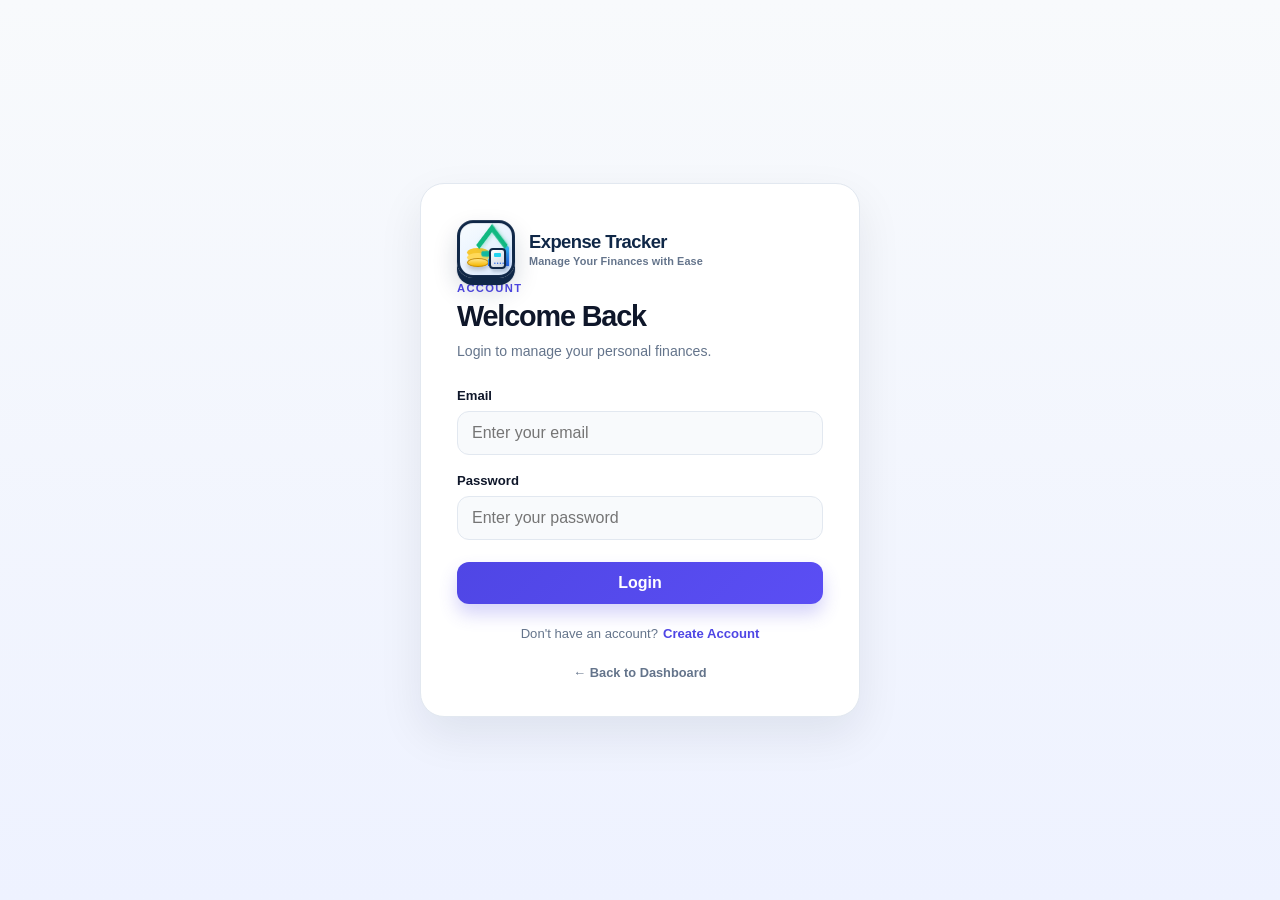
<file: index.html>
<!DOCTYPE html>
<html lang="en">

<head>
    <meta charset="UTF-8">
    <meta name="viewport" content="width=device-width, initial-scale=1.0">
    <title>Expense Tracker</title>
    <link rel="stylesheet" href="css/style.css">
    <link rel="stylesheet" href="css/logo.css">
</head>

<body>

    <!-- HEADER -->

    <header class="header">
        <div class="header-container">

            <a href="index.html" class="brand-logo">

    <div class="brand-logo-icon">

        <div class="logo-coins"></div>

        <div class="logo-bars">
            <span></span>
            <span></span>
            <span></span>
        </div>

        <div class="logo-growth"></div>

        <div class="logo-calculator"></div>

    </div>

    <div class="brand-logo-text">

        <span class="brand-logo-title">
            Expense Tracker
        </span>

        <span class="brand-logo-subtitle">
            Manage Your Finances with Ease
        </span>

    </div>

</a>

            <div class="header-actions">

                <button
                    type="button"
                    class="icon-button"
                    id="themeButton"
                    title="Toggle Dark Mode"
                    aria-label="Toggle Dark Mode">
                    🌙
                </button>

                <!-- PROFILE -->

                <div class="profile-wrapper">

                    <button
                        type="button"
                        class="profile"
                        id="profileButton"
                        title="Open Profile"
                        aria-expanded="false">

                        <div class="profile-avatar" id="profileAvatar">
                            G
                        </div>

                        <span class="profile-name" id="profileName">
                            Guest
                        </span>

                    </button>

                    <!-- PROFILE DROPDOWN -->

                    <div
                        class="profile-dropdown"
                        id="profileDropdown"
                        aria-hidden="true">

                        <div class="profile-dropdown-header">

                            <div
                                class="profile-dropdown-avatar"
                                id="dropdownAvatar">
                                G
                            </div>

                            <div class="profile-dropdown-user">

                                <strong id="dropdownName">
                                    Guest
                                </strong>

                                <span id="dropdownEmail">
                                    Not logged in
                                </span>

                            </div>

                        </div>

                        <div class="profile-dropdown-divider"></div>

                        <button
                            type="button"
                            class="profile-menu-button"
                            id="profileDetailsButton">

                            <span class="profile-menu-icon">👤</span>
                            <span>My Profile</span>

                        </button>

                        <button
                            type="button"
                            class="profile-menu-button logout-button"
                            id="logoutButton">

                            <span class="profile-menu-icon">🚪</span>
                            <span>Logout</span>

                        </button>

                    </div>

                </div>

            </div>

        </div>
    </header>

    <!-- MAIN -->

    <main class="main-container">

        <!-- WELCOME -->

        <section class="welcome-section">

            <div>
                <p class="page-label">FINANCIAL OVERVIEW</p>

                <h1>Dashboard</h1>

                <p class="welcome-text">
                    Track your income, expenses and financial progress.
                </p>
            </div>

            <button
                type="button"
                class="add-button"
                id="addTransactionButton">

                <span>+</span>
                Add Transaction

            </button>

        </section>

        <!-- SUMMARY -->

        <section class="summary-grid">

            <div class="summary-card balance-card">

                <div class="card-top">

                    <div>
                        <p class="card-title">Total Balance</p>
                        <h2 id="totalBalance">₹0.00</h2>
                    </div>

                    <div class="card-icon">💰</div>

                </div>

                <p class="card-description">
                    Your current available balance
                </p>

            </div>

            <div class="summary-card income-card">

                <div class="card-top">

                    <div>
                        <p class="card-title">Total Income</p>
                        <h2 id="totalIncome">₹0.00</h2>
                    </div>

                    <div class="card-icon">📈</div>

                </div>

                <p class="card-description">
                    Total money received
                </p>

            </div>

            <div class="summary-card expense-card">

                <div class="card-top">

                    <div>
                        <p class="card-title">Total Expense</p>
                        <h2 id="totalExpense">₹0.00</h2>
                    </div>

                    <div class="card-icon">📉</div>

                </div>

                <p class="card-description">
                    Total money spent
                </p>

            </div>

            <div class="summary-card transaction-card">

                <div class="card-top">

                    <div>
                        <p class="card-title">Transactions</p>
                        <h2 id="totalTransactions">0</h2>
                    </div>

                    <div class="card-icon">🧾</div>

                </div>

                <p class="card-description">
                    Total recorded transactions
                </p>

            </div>

        </section>

        <!-- MONTH FILTER -->

        <section class="toolbar-row">

            <div class="filter-group">

                <label for="monthFilter">
                    Filter by month
                </label>

                <select id="monthFilter">
                    <option value="all">All Months</option>
                </select>

            </div>

        </section>

        <!-- MONTHLY CHART -->

        <section class="analytics-section">

            <div class="section-header">
                <h3>Monthly Overview</h3>
            </div>

            <div
                id="chartBars"
                class="chart-bars">
            </div>

        </section>

        <!-- TRANSACTIONS -->

        <section class="transactions-section">

            <div class="section-header">

                <div>
                    <h3>Transactions</h3>
                    <p>Recent financial activity</p>
                </div>

            </div>

            <!-- TRANSACTION TABS -->

            <div class="transaction-tabs">

                <button
                    type="button"
                    class="transaction-tab active"
                    data-type="all">
                    All
                </button>

                <button
                    type="button"
                    class="transaction-tab"
                    data-type="income">
                    🟢 Income
                </button>

                <button
                    type="button"
                    class="transaction-tab"
                    data-type="expense">
                    🔴 Expense
                </button>

            </div>

            <!-- TRANSACTION LIST -->

            <div
                id="transactionsList"
                class="transactions-list">
            </div>

            <!-- EMPTY STATE -->

            <div
                id="emptyState"
                class="empty-state">

                <div class="empty-icon">📊</div>

                <h2>No transactions found</h2>

                <p>
                    Add a transaction to start tracking your finances.
                </p>

            </div>

            <!-- PAGINATION -->

            <div
                class="pagination"
                id="transactionPagination">

                <button
                    type="button"
                    class="pagination-button"
                    id="previousPageButton"
                    disabled>
                    ← Previous
                </button>

                <span
                    class="pagination-info"
                    id="paginationInfo">
                    Page 1 of 1
                </span>

                <button
                    type="button"
                    class="pagination-button"
                    id="nextPageButton"
                    disabled>
                    Next →
                </button>

            </div>

        </section>

    </main>

    <!-- ADD / EDIT TRANSACTION MODAL -->

    <div
        class="modal-overlay"
        id="transactionModal"
        aria-hidden="true">

        <div class="transaction-modal">

            <div class="modal-header">

                <div>
                    <p class="modal-label">TRANSACTION</p>

                    <h2 id="transactionModalTitle">
                        Add New Transaction
                    </h2>
                </div>

                <button
                    type="button"
                    class="modal-close"
                    id="closeTransactionModal"
                    aria-label="Close transaction form">
                    ×
                </button>

            </div>

            <form id="transactionForm">

                <!-- TYPE -->

                <div class="form-group">

                    <label>
                        Transaction Type
                    </label>

                    <div class="type-options">

                        <label class="type-option">

                            <input
                                type="radio"
                                name="transactionType"
                                value="income"
                                checked>

                            <span>🟢 Income</span>

                        </label>

                        <label class="type-option">

                            <input
                                type="radio"
                                name="transactionType"
                                value="expense">

                            <span>🔴 Expense</span>

                        </label>

                    </div>

                </div>

                <!-- TITLE -->

                <div class="form-group">

                    <label for="transactionTitle">
                        Title
                    </label>

                    <input
                        type="text"
                        id="transactionTitle"
                        name="title"
                        placeholder="e.g. Monthly Salary"
                        autocomplete="off"
                        maxlength="100"
                        required>

                </div>

                <!-- AMOUNT -->

                <div class="form-group">

                    <label for="transactionAmount">
                        Amount
                    </label>

                    <div class="amount-input">

                        <span>₹</span>

                        <input
                            type="number"
                            id="transactionAmount"
                            name="amount"
                            placeholder="0.00"
                            min="0.01"
                            step="0.01"
                            required>

                    </div>

                </div>

                <!-- CATEGORY -->

                <div class="form-group">

                    <label for="transactionCategory">
                        Category
                    </label>

                    <select
                        id="transactionCategory"
                        name="category"
                        required>

                        <option value="">
                            Select Category
                        </option>

                    </select>

                </div>

                <!-- DATE -->

                <div class="form-group">

                    <label for="transactionDate">
                        Date
                    </label>

                    <input
                        type="date"
                        id="transactionDate"
                        name="date"
                        required>

                </div>

                <!-- NOTES -->

                <div class="form-group">

                    <label for="transactionNotes">
                        Notes <span>(Optional)</span>
                    </label>

                    <textarea
                        id="transactionNotes"
                        name="notes"
                        rows="3"
                        maxlength="500"
                        placeholder="Add a note about this transaction..."></textarea>

                </div>

                <!-- FORM ACTIONS -->

                <div class="form-actions">

                    <button
                        type="button"
                        class="cancel-button"
                        id="cancelTransaction">
                        Cancel
                    </button>

                    <button
                        type="submit"
                        class="save-button"
                        id="submitTransactionButton">

                        <span>+</span>
                        Add Transaction

                    </button>

                </div>

            </form>

        </div>

    </div>

    <!-- DELETE MODAL -->

    <div
        class="delete-modal"
        id="deleteModal"
        aria-hidden="true">

        <div class="delete-modal-content">

            <div class="delete-modal-icon">
                🗑️
            </div>

            <h2>Delete Transaction?</h2>

            <p>
                Are you sure you want to delete
                <strong id="deleteTransactionTitle">
                    this transaction
                </strong>?
            </p>

            <p class="delete-warning">
                This action cannot be undone.
            </p>

            <div class="delete-modal-actions">

                <button
                    type="button"
                    class="delete-cancel-button"
                    id="deleteCancelButton">
                    Cancel
                </button>

                <button
                    type="button"
                    class="delete-confirm-button"
                    id="deleteConfirmButton">
                    Delete
                </button>

            </div>

        </div>

    </div>

    <!-- JAVASCRIPT -->

    <script src="js/auth.js"></script>
    <script src="js/dashboard-auth.js"></script>
    <script src="js/app.js"></script>
    <script src="js/profile.js"></script>

</body>

</html>
</file>
<file: css/style.css>
:root {
    --bg: #f5f7fb;
    --surface: #ffffff;
    --surface-soft: #f8fafc;
    --primary: #4f46e5;
    --primary-dark: #3730a3;
    --primary-soft: #eef2ff;
    --text: #0f172a;
    --muted: #64748b;
    --border: #e2e8f0;
    --success: #10b981;
    --danger: #ef4444;
    --warning: #f59e0b;
    --shadow: 0 18px 45px rgba(15, 23, 42, 0.08);
    --radius: 20px;
}

* {
    margin: 0;
    padding: 0;
    box-sizing: border-box;
}

body {
    min-height: 100vh;
    font-family: "Segoe UI", Tahoma, Geneva, Verdana, sans-serif;
    background: linear-gradient(180deg, #f8fafc 0%, #eef2ff 100%);
    color: var(--text);
}

button,
input,
select,
textarea {
    font: inherit;
}

button {
    cursor: pointer;
}

a {
    color: inherit;
    text-decoration: none;
}

/* HEADER */

.header {
    position: sticky;
    top: 0;
    z-index: 50;
    background: rgba(255, 255, 255, 0.9);
    backdrop-filter: blur(10px);
    border-bottom: 1px solid rgba(148, 163, 184, 0.18);
}

.header-container {
    max-width: 1280px;
    min-height: 78px;
    margin: 0 auto;
    padding: 0 28px;
    display: flex;
    align-items: center;
    justify-content: space-between;
}

.logo {
    display: flex;
    align-items: center;
    gap: 12px;
    font-weight: 700;
    letter-spacing: -0.02em;
}

.logo-icon {
    width: 42px;
    height: 42px;
    display: grid;
    place-items: center;
    border-radius: 14px;
    background: linear-gradient(135deg, var(--primary-soft), #dfe7ff);
    font-size: 20px;
}

.header-actions {
    display: flex;
    align-items: center;
    gap: 16px;
}

/* THEME BUTTON */

.icon-button {
    width: 42px;
    height: 42px;
    border: 1px solid var(--border);
    border-radius: 12px;
    background: var(--surface);
    color: var(--text);
    transition: 0.2s ease;
}

.icon-button:hover {
    transform: translateY(-1px);
    box-shadow: 0 8px 18px rgba(15, 23, 42, 0.08);
}
/* PROFILE DROPDOWN */

.profile-dropdown {
    position: absolute;
    top: calc(100% + 10px);
    right: 0;
    width: 260px;
    padding: 10px;
    border: 1px solid var(--border);
    border-radius: 16px;
    background: var(--surface);
    box-shadow: 0 18px 45px rgba(15, 23, 42, 0.15);

    opacity: 0;
    visibility: hidden;
    transform: translateY(-8px);

    transition:
        opacity 0.2s ease,
        transform 0.2s ease,
        visibility 0.2s ease;

    z-index: 100;
}

/* OPEN DROPDOWN */

.profile-wrapper.open .profile-dropdown {
    opacity: 1;
    visibility: visible;
    transform: translateY(0);
}

/* DROPDOWN HEADER */

.profile-dropdown-header {
    display: flex;
    align-items: center;
    gap: 12px;
    padding: 10px;
}

.profile-dropdown-avatar {
    width: 44px;
    height: 44px;
    flex-shrink: 0;
    display: grid;
    place-items: center;
    border-radius: 50%;
    background: linear-gradient(
        135deg,
        var(--primary),
        #7c3aed
    );
    color: #fff;
    font-size: 1rem;
    font-weight: 800;
}

.profile-dropdown-header > div:last-child {
    min-width: 0;
    display: flex;
    flex-direction: column;
    gap: 3px;
}

.profile-dropdown-header strong {
    overflow: hidden;
    text-overflow: ellipsis;
    white-space: nowrap;
    font-size: 0.88rem;
}

.profile-dropdown-header span {
    overflow: hidden;
    text-overflow: ellipsis;
    white-space: nowrap;
    color: var(--muted);
    font-size: 0.72rem;
}

/* DIVIDER */

.profile-dropdown-divider {
    height: 1px;
    margin: 6px 4px;
    background: var(--border);
}

/* DROPDOWN BUTTONS */

.profile-menu-button {
    width: 100%;
    padding: 11px 12px;
    display: flex;
    align-items: center;
    gap: 10px;
    border: none;
    border-radius: 10px;
    background: transparent;
    color: var(--text);
    text-align: left;
    font-size: 0.82rem;
    font-weight: 600;
    transition: 0.2s ease;
}

.profile-menu-button:hover {
    background: var(--surface-soft);
    color: var(--primary);
}

.profile-menu-button:first-letter {
    font-size: 1rem;
}

/* LOGOUT */

.profile-menu-button.logout-button {
    color: var(--danger);
}

.profile-menu-button.logout-button:hover {
    background: rgba(239, 68, 68, 0.08);
    color: var(--danger);
}
/* PROFILE */

.profile-wrapper {
    position: relative;
}

/* PROFILE BUTTON */

.profile {
    display: flex;
    align-items: center;
    gap: 10px;
    padding: 6px 10px 6px 6px;
    border: 1px solid transparent;
    border-radius: 14px;
    background: transparent;
    color: var(--text);
    transition: 0.2s ease;
}

.profile:hover {
    background: var(--surface-soft);
    border-color: var(--border);
}

/* PROFILE AVATAR */

.profile-avatar {
    width: 40px;
    height: 40px;
    flex-shrink: 0;
    display: grid;
    place-items: center;
    border-radius: 50%;
    background: linear-gradient(
        135deg,
        var(--primary),
        #7c3aed
    );
    color: #fff;
    font-size: 0.95rem;
    font-weight: 800;
    box-shadow: 0 5px 14px rgba(79, 70, 229, 0.25);
}

/* PROFILE INFORMATION */

.profile-name {
    max-width: 130px;
    overflow: hidden;
    text-overflow: ellipsis;
    white-space: nowrap;
    font-size: 0.86rem;
    font-weight: 700;
}

.profile-avatar img,
.profile-dropdown-avatar img {
    width: 100%;
    height: 100%;
    display: block;
    object-fit: cover;
    border-radius: 50%;
}

/* SMALL ARROW */

.profile::after {
    content: "⌄";
    margin-left: 2px;
    color: var(--muted);
    font-size: 1rem;
    transition: transform 0.2s ease;
}

.profile-wrapper.open .profile::after {
    transform: rotate(180deg);
}

/* MAIN */

.main-container {
    max-width: 1280px;
    margin: 0 auto;
    padding: 36px 28px 50px;
}

/* WELCOME */

.welcome-section {
    display: flex;
    align-items: center;
    justify-content: space-between;
    gap: 20px;
    margin-bottom: 28px;
}

.page-label {
    margin-bottom: 8px;
    color: var(--primary);
    font-size: 0.76rem;
    font-weight: 800;
    letter-spacing: 0.12em;
}

.welcome-section h1 {
    margin-bottom: 8px;
    font-size: clamp(2rem, 3vw, 2.6rem);
    letter-spacing: -0.04em;
}

.welcome-text {
    color: var(--muted);
    font-size: 1rem;
}

/* ADD BUTTON */

.add-button {
    border: none;
    padding: 14px 20px;
    display: inline-flex;
    align-items: center;
    gap: 10px;
    border-radius: 14px;
    background: linear-gradient(135deg, var(--primary), #5b4ef4);
    color: #fff;
    font-weight: 700;
    box-shadow: 0 10px 24px rgba(79, 70, 229, 0.28);
    transition: 0.2s ease;
}

.add-button:hover {
    background: linear-gradient(135deg, var(--primary-dark), var(--primary));
    transform: translateY(-2px);
}

.add-button span {
    font-size: 1.4rem;
    line-height: 1;
}

/* SUMMARY */

.summary-grid {
    display: grid;
    grid-template-columns: repeat(4, minmax(0, 1fr));
    gap: 20px;
    margin-bottom: 28px;
}

.summary-card {
    position: relative;
    overflow: hidden;
    padding: 22px 22px 18px;
    border: 1px solid var(--border);
    border-radius: var(--radius);
    background: var(--surface);
    box-shadow: var(--shadow);
    transition: 0.2s ease;
}

.summary-card:hover {
    transform: translateY(-3px);
    box-shadow: 0 20px 40px rgba(15, 23, 42, 0.12);
}

.summary-card::before {
    content: "";
    position: absolute;
    inset: 0 auto auto 0;
    width: 100%;
    height: 4px;
    background: currentColor;
}

.balance-card {
    color: var(--primary);
}

.income-card {
    color: var(--success);
}

.expense-card {
    color: var(--danger);
}

.transaction-card {
    color: var(--warning);
}

.card-top {
    display: flex;
    align-items: flex-start;
    justify-content: space-between;
    gap: 12px;
}

.card-title {
    margin-bottom: 10px;
    color: var(--muted);
    font-size: 0.82rem;
}

.summary-card h2 {
    font-size: clamp(1.5rem, 2vw, 2.05rem);
    letter-spacing: -0.04em;
}

.card-icon {
    width: 46px;
    height: 46px;
    display: grid;
    place-items: center;
    border-radius: 14px;
    color: inherit;
    font-size: 1.2rem;
}

.balance-card .card-icon {
    background: rgba(79, 70, 229, 0.08);
}

.income-card .card-icon {
    background: rgba(16, 185, 129, 0.1);
}

.expense-card .card-icon {
    background: rgba(239, 68, 68, 0.1);
}

.transaction-card .card-icon {
    background: rgba(245, 158, 11, 0.12);
}

.card-description {
    margin-top: 18px;
    color: var(--muted);
    font-size: 0.8rem;
}

/* FILTER */

.toolbar-row {
    margin-bottom: 24px;
}

.filter-group {
    display: inline-flex;
    flex-direction: column;
    gap: 8px;
}

.filter-group label {
    color: var(--muted);
    font-size: 0.78rem;
    font-weight: 700;
}

.filter-group select {
    min-width: 200px;
    padding: 10px 12px;
    border: 1px solid var(--border);
    border-radius: 12px;
    background: var(--surface);
    color: var(--text);
    outline: none;
}

/* ANALYTICS */

.analytics-section {
    margin-bottom: 28px;
    padding: 20px 20px 12px;
    border: 1px solid var(--border);
    border-radius: var(--radius);
    background: rgba(255, 255, 255, 0.8);
    box-shadow: var(--shadow);
}

.section-header {
    margin-bottom: 18px;
}

.section-header h3 {
    font-size: 1.1rem;
}

.section-header p {
    margin-top: 4px;
    color: var(--muted);
    font-size: 0.82rem;
}

.chart-bars {
    min-height: 180px;
    display: grid;
    grid-template-columns: repeat(auto-fit, minmax(70px, 1fr));
    align-items: end;
    gap: 16px;
}

.chart-column {
    min-height: 160px;
    display: flex;
    flex-direction: column;
    align-items: center;
    gap: 8px;
}

.bar-stack {
    width: 100%;
    height: 130px;
    padding-top: 8px;
    display: flex;
    align-items: end;
    justify-content: center;
    gap: 6px;
}

.bar {
    display: block;
    width: 20px;
    border-radius: 999px 999px 0 0;
    transition: height 0.2s ease;
}

.bar-income {
    background: linear-gradient(180deg, #34d399, #10b981);
}

.bar-expense {
    background: linear-gradient(180deg, #fda4af, #ef4444);
}

.chart-column.active .bar {
    box-shadow: 0 0 0 2px rgba(79, 70, 229, 0.15);
}

.chart-column small {
    color: var(--muted);
    font-weight: 700;
}

.chart-empty {
    padding: 30px 0;
    color: var(--muted);
    text-align: center;
}

/* TRANSACTIONS */

.transactions-section {
    margin-top: 28px;
}

.transaction-tabs {
    display: flex;
    gap: 10px;
    margin-bottom: 18px;
}

.transaction-tab {
    padding: 10px 18px;
    border: 1px solid var(--border);
    border-radius: 12px;
    background: var(--surface);
    color: var(--muted);
    font-weight: 700;
    transition: 0.2s ease;
}

.transaction-tab:hover {
    border-color: var(--primary);
    color: var(--primary);
}

.transaction-tab.active {
    border-color: var(--primary);
    background: var(--primary-soft);
    color: var(--primary);
}

.transactions-list {
    width: 100%;
    display: grid;
    gap: 12px;
}

.transaction-item {
    padding: 14px 16px;
    display: flex;
    align-items: center;
    justify-content: space-between;
    gap: 12px;
    border: 1px solid var(--border);
    border-radius: 14px;
    background: var(--surface);
    box-shadow: 0 8px 22px rgba(15, 23, 42, 0.04);
}

.transaction-item.income {
    border-left: 4px solid var(--success);
}

.transaction-item.expense {
    border-left: 4px solid var(--danger);
}

.transaction-main {
    flex: 1;
    min-width: 0;
}

.transaction-title {
    margin-bottom: 4px;
    font-weight: 700;
}

.transaction-meta {
    color: var(--muted);
    font-size: 0.78rem;
}

.transaction-amount-wrap {
    min-width: 110px;
    text-align: right;
}

.transaction-amount {
    display: block;
    font-size: 1rem;
    font-weight: 800;
}

.transaction-amount.income {
    color: var(--success);
}

.transaction-amount.expense {
    color: var(--danger);
}

.transaction-type {
    color: var(--muted);
    font-size: 0.7rem;
    text-transform: capitalize;
}

.transaction-actions {
    display: flex;
    gap: 8px;
    margin-left: 8px;
}

.mini-button {
    padding: 8px 10px;
    border: none;
    border-radius: 10px;
    font-size: 0.72rem;
    font-weight: 700;
    transition: 0.2s ease;
}

.mini-button:hover {
    transform: translateY(-1px);
}

.edit-button {
    background: #e0e7ff;
    color: #3730a3;
}

.delete-button {
    background: #fee2e2;
    color: #b91c1c;
}

/* EMPTY STATE */

.empty-state {
    padding: 50px 20px;
    text-align: center;
    border: 1px dashed var(--border);
    border-radius: var(--radius);
    background: var(--surface);
}

.empty-icon {
    margin-bottom: 12px;
    font-size: 3rem;
}

.empty-state h2 {
    margin-bottom: 8px;
    font-size: 1.3rem;
}

.empty-state p {
    color: var(--muted);
    font-size: 0.9rem;
}

/* PAGINATION */

.pagination {
    margin-top: 20px;
    display: flex;
    align-items: center;
    justify-content: center;
    gap: 14px;
}

.pagination-button {
    padding: 9px 14px;
    border: 1px solid var(--border);
    border-radius: 10px;
    background: var(--surface);
    color: var(--text);
    font-size: 0.8rem;
    font-weight: 700;
    transition: 0.2s ease;
}

.pagination-button:hover:not(:disabled) {
    border-color: var(--primary);
    color: var(--primary);
}

.pagination-button:disabled {
    opacity: 0.45;
    cursor: not-allowed;
}

.pagination-info {
    color: var(--muted);
    font-size: 0.8rem;
    font-weight: 700;
}

/* TRANSACTION MODAL */

.modal-overlay {
    position: fixed;
    inset: 0;
    z-index: 1000;
    display: none;
    align-items: center;
    justify-content: center;
    padding: 20px;
    background: rgba(15, 23, 42, 0.5);
    backdrop-filter: blur(4px);
}

.modal-overlay.active {
    display: flex;
}

.transaction-modal {
    width: min(100%, 560px);
    max-height: 90vh;
    overflow-y: auto;
    border: 1px solid var(--border);
    border-radius: 20px;
    background: var(--surface);
    box-shadow: 0 30px 60px rgba(15, 23, 42, 0.15);
    animation: modalAppear 0.2s ease;
}

@keyframes modalAppear {
    from {
        opacity: 0;
        transform: translateY(12px) scale(0.98);
    }

    to {
        opacity: 1;
        transform: translateY(0) scale(1);
    }
}

.modal-header {
    padding: 24px 28px;
    display: flex;
    align-items: flex-start;
    justify-content: space-between;
    gap: 20px;
    border-bottom: 1px solid var(--border);
}

.modal-label {
    margin-bottom: 6px;
    color: var(--primary);
    font-size: 0.7rem;
    font-weight: 800;
    letter-spacing: 0.12em;
}

.modal-header h2 {
    font-size: 1.6rem;
    letter-spacing: -0.03em;
}

.modal-close {
    width: 38px;
    height: 38px;
    border: none;
    border-radius: 12px;
    background: #f3f4f6;
    color: var(--text);
    font-size: 1.8rem;
    line-height: 1;
}

.modal-close:hover {
    background: #e5e7eb;
}

/* FORM */

#transactionForm {
    padding: 26px 28px 28px;
}

.form-group {
    margin-bottom: 20px;
}

.form-group > label {
    display: block;
    margin-bottom: 8px;
    font-size: 0.82rem;
    font-weight: 700;
}

.form-group input[type="text"],
.form-group input[type="number"],
.form-group input[type="date"],
.form-group select,
.form-group textarea {
    width: 100%;
    padding: 12px 14px;
    border: 1px solid var(--border);
    border-radius: 12px;
    outline: none;
    background: var(--surface-soft);
    color: var(--text);
    transition: 0.2s ease;
}

.form-group input:focus,
.form-group select:focus,
.form-group textarea:focus {
    border-color: var(--primary);
    box-shadow: 0 0 0 4px rgba(79, 70, 229, 0.08);
}

.form-group textarea {
    min-height: 90px;
    resize: vertical;
}

/* AMOUNT */

.amount-input {
    position: relative;
}

.amount-input > span {
    position: absolute;
    top: 50%;
    left: 14px;
    transform: translateY(-50%);
    color: var(--muted);
    font-weight: 700;
}

.amount-input input {
    padding-left: 32px !important;
}

/* TRANSACTION TYPE */

.type-options {
    display: grid;
    grid-template-columns: repeat(2, minmax(0, 1fr));
    gap: 12px;
}

.type-option {
    position: relative;
    display: block;
}

.type-option input {
    position: absolute;
    opacity: 0;
}

.type-option span {
    padding: 12px;
    display: flex;
    align-items: center;
    justify-content: center;
    border: 1px solid var(--border);
    border-radius: 12px;
    background: var(--surface-soft);
    font-weight: 600;
    transition: 0.2s ease;
}

.type-option input:checked + span {
    border-color: var(--primary);
    background: var(--primary-soft);
    color: var(--primary);
}

/* FORM BUTTONS */

.form-actions {
    padding-top: 6px;
    display: flex;
    justify-content: flex-end;
    gap: 10px;
}

.cancel-button,
.save-button {
    padding: 12px 18px;
    border: none;
    border-radius: 12px;
    font-weight: 700;
    transition: 0.2s ease;
}

.cancel-button {
    background: #f3f4f6;
    color: #374151;
}

.cancel-button:hover {
    background: #e5e7eb;
}

.save-button {
    background: linear-gradient(135deg, var(--primary), #5b4ef4);
    color: #fff;
    box-shadow: 0 10px 18px rgba(79, 70, 229, 0.24);
}

.save-button:hover {
    background: linear-gradient(135deg, var(--primary-dark), var(--primary));
    transform: translateY(-1px);
}

.save-button span {
    margin-right: 4px;
}

/* DELETE MODAL */

.delete-modal {
    position: fixed;
    inset: 0;
    z-index: 9999;
    display: flex;
    align-items: center;
    justify-content: center;
    padding: 20px;
    background: rgba(0, 0, 0, 0.55);
    opacity: 0;
    visibility: hidden;
    transition: opacity 0.2s ease, visibility 0.2s ease;
}

.delete-modal.active {
    opacity: 1;
    visibility: visible;
}

.delete-modal-content {
    width: min(100%, 420px);
    padding: 30px;
    text-align: center;
    background: #fff;
    border-radius: 18px;
    box-shadow: 0 20px 50px rgba(0, 0, 0, 0.2);
    transform: translateY(15px) scale(0.97);
    transition: transform 0.2s ease;
}

.delete-modal.active .delete-modal-content {
    transform: translateY(0) scale(1);
}

.delete-modal-icon {
    width: 64px;
    height: 64px;
    margin: 0 auto 18px;
    display: flex;
    align-items: center;
    justify-content: center;
    border-radius: 50%;
    background: #fee2e2;
    font-size: 30px;
}

.delete-modal-content h2 {
    margin-bottom: 10px;
    font-size: 22px;
}

.delete-modal-content p {
    margin: 8px 0;
    color: #666;
    line-height: 1.5;
}

.delete-modal-content strong {
    color: #222;
}

.delete-warning {
    color: #dc2626 !important;
    font-size: 13px;
}

.delete-modal-actions {
    margin-top: 24px;
    display: flex;
    justify-content: center;
    gap: 12px;
}

.delete-modal-actions button {
    min-width: 110px;
    padding: 11px 18px;
    border: none;
    border-radius: 9px;
    font-size: 14px;
    font-weight: 600;
    transition: 0.2s ease;
}

.delete-modal-actions button:hover {
    transform: translateY(-1px);
}

.delete-cancel-button {
    background: #f1f5f9;
    color: #334155;
}

.delete-confirm-button {
    background: #dc2626;
    color: #fff;
}

.delete-confirm-button:hover {
    opacity: 0.9;
}

/* DARK MODE */

body.dark-theme {
    --bg: #0f172a;
    --surface: #111827;
    --surface-soft: #1f2937;
    --text: #e5e7eb;
    --muted: #9aa7b5;
    --border: #334155;
    --primary-soft: rgba(79, 70, 229, 0.18);
    background: linear-gradient(180deg, #020817 0%, #111827 100%);
    color: var(--text);
}

body.dark-theme .header {
    background: rgba(15, 23, 42, 0.8);
}

body.dark-theme .icon-button,
body.dark-theme .summary-card,
body.dark-theme .transaction-item,
body.dark-theme .analytics-section,
body.dark-theme .empty-state,
body.dark-theme .transaction-modal,
body.dark-theme .filter-group select,
body.dark-theme .transaction-tab,
body.dark-theme .pagination-button {
    background: var(--surface);
    border-color: var(--border);
}
body.dark-theme .profile:hover {
    background: var(--surface-soft);
    border-color: var(--border);
}

body.dark-theme .profile-dropdown {
    background: var(--surface);
    border-color: var(--border);
    box-shadow: 0 20px 50px rgba(0, 0, 0, 0.4);
}

body.dark-theme .profile-menu-button:hover {
    background: var(--surface-soft);
}
body.dark-theme .form-group input,
body.dark-theme .form-group select,
body.dark-theme .form-group textarea {
    background: var(--surface-soft);
    color: #f8fafc;
    border-color: var(--border);
}

body.dark-theme .modal-close,
body.dark-theme .cancel-button {
    background: #334155;
    color: #fff;
}

body.dark-theme .modal-close:hover,
body.dark-theme .cancel-button:hover {
    background: #475569;
}

body.dark-theme .delete-modal-content {
    background: #1e293b;
}

body.dark-theme .delete-modal-content h2,
body.dark-theme .delete-modal-content strong {
    color: #fff;
}

body.dark-theme .delete-modal-content p {
    color: #cbd5e1;
}

body.dark-theme .delete-modal-icon {
    background: rgba(220, 38, 38, 0.15);
}

body.dark-theme .delete-cancel-button {
    background: #334155;
    color: #fff;
}

/* RESPONSIVE */

@media (max-width: 1000px) {
    .summary-grid {
        grid-template-columns: repeat(2, minmax(0, 1fr));
    }
}

@media (max-width: 700px) {
    .header-container,
    .main-container {
        padding-left: 18px;
        padding-right: 18px;
    }
    .profile {
        padding: 4px;
    }

    .profile::after {
        display: none;
    }

    .profile-dropdown {
        right: 0;
        width: 240px;
    }
    .profile-info {
        display: none;
    }

    .welcome-section {
        flex-direction: column;
        align-items: flex-start;
    }

    .add-button {
        width: 100%;
        justify-content: center;
    }

    .summary-grid {
        grid-template-columns: 1fr;
    }

    .transaction-item {
        flex-wrap: wrap;
    }

    .transaction-actions {
        width: 100%;
        margin-left: 0;
    }

    .transaction-tabs {
        width: 100%;
    }

    .transaction-tab {
        flex: 1;
    }
}

@media (max-width: 600px) {
    .transaction-modal {
        max-height: 95vh;
        border-radius: 16px;
    }

    .modal-header,
    #transactionForm {
        padding-left: 20px;
        padding-right: 20px;
    }

    .type-options {
        grid-template-columns: 1fr;
    }

    .form-actions {
        flex-direction: column-reverse;
    }

    .cancel-button,
    .save-button {
        width: 100%;
    }

    .transaction-amount-wrap {
        min-width: auto;
    }

    .pagination {
        gap: 8px;
    }

    .pagination-button {
        padding: 8px 10px;
    }
}

@media (max-width: 480px) {
    .delete-modal-content {
        padding: 24px 20px;
    }

    .delete-modal-actions {
        flex-direction: column;
    }

    .delete-modal-actions button {
        width: 100%;
    }
}
</file>
<file: css/logo.css>
/* =========================
   EXPENSE TRACKER LOGO
========================= */

.brand-logo {
    display: inline-flex;
    align-items: center;
    gap: 14px;
    text-decoration: none;
    color: var(--text);
}

/* =========================
   LOGO ICON
========================= */

.brand-logo-icon {
    position: relative;
    width: 58px;
    height: 58px;
    flex-shrink: 0;

    display: flex;
    align-items: center;
    justify-content: center;

    border: 3px solid #0f2747;
    border-radius: 16px;

    background:
        linear-gradient(
            145deg,
            #f8fcff,
            #dbeafe
        );

    box-shadow:
        0 7px 0 #0f2747,
        0 12px 24px rgba(15, 39, 71, 0.18);

    transform: perspective(500px) rotateX(3deg);
}

/* =========================
   COINS
========================= */

.logo-coins {
    position: absolute;
    left: 7px;
    bottom: 8px;

    width: 22px;
    height: 9px;

    border-radius: 50%;

    background:
        linear-gradient(
            180deg,
            #ffe58a,
            #f5b800
        );

    border: 1px solid #c88d00;

    box-shadow:
        0 -5px 0 #ffd95a,
        0 -10px 0 #f6c62e,
        0 3px 4px rgba(0, 0, 0, 0.2);
}

/* =========================
   GRAPH BARS
========================= */

.logo-bars {
    position: absolute;
    left: 28px;
    bottom: 9px;

    display: flex;
    align-items: end;
    gap: 3px;

    height: 25px;
}

.logo-bars span {
    display: block;
    width: 5px;

    border-radius: 2px 2px 0 0;

    background:
        linear-gradient(
            180deg,
            #38bdf8,
            #2563eb
        );

    box-shadow:
        1px 1px 3px rgba(37, 99, 235, 0.3);
}

.logo-bars span:nth-child(1) {
    height: 8px;
}

.logo-bars span:nth-child(2) {
    height: 14px;
}

.logo-bars span:nth-child(3) {
    height: 20px;
}

/* =========================
   GROWTH ARROW
========================= */

.logo-growth {
    position: absolute;

    width: 26px;
    height: 26px;

    top: 9px;
    right: 7px;

    border-top: 5px solid #10b981;
    border-right: 5px solid #10b981;

    transform:
        rotate(-45deg)
        skew(-8deg, -8deg);

    filter:
        drop-shadow(
            1px 2px 2px rgba(16, 185, 129, 0.3)
        );
}

/* Arrow tail */

.logo-growth::before {
    content: "";

    position: absolute;

    width: 25px;
    height: 5px;

    top: 11px;
    left: -5px;

    border-radius: 5px;

    background:
        linear-gradient(
            90deg,
            #14b8a6,
            #10b981
        );

    transform: rotate(45deg);
}

/* =========================
   CALCULATOR
========================= */

.logo-calculator {
    position: absolute;

    right: 6px;
    bottom: 6px;

    width: 17px;
    height: 21px;

    border-radius: 4px;

    border: 2px solid #0f2747;

    background:
        linear-gradient(
            145deg,
            #ffffff,
            #cbd5e1
        );

    box-shadow:
        2px 3px 3px rgba(15, 39, 71, 0.2);
}

/* Calculator screen */

.logo-calculator::before {
    content: "";

    position: absolute;

    top: 3px;
    left: 3px;

    width: 7px;
    height: 4px;

    border-radius: 1px;

    background: #22d3ee;
}

/* Calculator buttons */

.logo-calculator::after {
    content: "••••";

    position: absolute;

    left: 3px;
    bottom: 1px;

    width: 9px;

    color: #2563eb;

    font-size: 5px;
    line-height: 5px;

    letter-spacing: 1px;
}

/* =========================
   LOGO TEXT
========================= */

.brand-logo-text {
    display: flex;
    flex-direction: column;
    gap: 2px;
}

.brand-logo-title {
    color: #0f2747;

    font-size: 1.15rem;
    font-weight: 800;

    letter-spacing: -0.03em;
}

.brand-logo-subtitle {
    color: #64748b;

    font-size: 0.68rem;
    font-weight: 600;

    letter-spacing: 0.01em;
}

/* =========================
   DARK MODE
========================= */

body.dark-theme .brand-logo-title {
    color: #f1f5f9;
}

body.dark-theme .brand-logo-subtitle {
    color: #94a3b8;
}

body.dark-theme .brand-logo-icon {
    border-color: #94a3b8;

    background:
        linear-gradient(
            145deg,
            #1e293b,
            #0f172a
        );

    box-shadow:
        0 7px 0 #020617,
        0 12px 24px rgba(0, 0, 0, 0.35);
}

/* =========================
   RESPONSIVE
========================= */

@media (max-width: 600px) {

    .brand-logo-icon {
        width: 50px;
        height: 50px;
    }

    .brand-logo-title {
        font-size: 1rem;
    }

    .brand-logo-subtitle {
        font-size: 0.6rem;
    }
}
</file>
<file: css/auth.css>
/* =========================
   AUTH PAGE
========================= */

.auth-page {
    min-height: 100vh;
    display: flex;
    align-items: center;
    justify-content: center;
    padding: 30px 20px;
}

.auth-card {
    width: min(100%, 440px);
    padding: 36px;
    border: 1px solid var(--border);
    border-radius: 24px;
    background: var(--surface);
    box-shadow: var(--shadow);
}

/* LOGO */

.auth-logo {
    display: flex;
    flex-direction: column;
    align-items: center;
    gap: 12px;
    margin-bottom: 30px;
    text-align: center;
}

.auth-logo-icon {
    width: 64px;
    height: 64px;
    display: grid;
    place-items: center;
    border-radius: 18px;
    background: linear-gradient(
        135deg,
        var(--primary-soft),
        #dfe7ff
    );
    font-size: 30px;
}

.auth-logo h1 {
    font-size: 1.5rem;
    letter-spacing: -0.03em;
}

/* HEADER */

.auth-header {
    margin-bottom: 26px;
}

.auth-header h2 {
    margin-bottom: 8px;
    font-size: 1.8rem;
    letter-spacing: -0.04em;
}

.auth-header > p:last-child {
    color: var(--muted);
    font-size: 0.88rem;
    line-height: 1.5;
}

/* FORM */

#authForm {
    display: grid;
    gap: 0;
}

#authForm .form-group {
    margin-bottom: 18px;
}

#authForm input {
    width: 100%;
    padding: 12px 14px;
    border: 1px solid var(--border);
    border-radius: 12px;
    outline: none;
    background: var(--surface-soft);
    color: var(--text);
    transition: 0.2s ease;
}

#authForm input:focus {
    border-color: var(--primary);
    box-shadow: 0 0 0 4px rgba(79, 70, 229, 0.08);
}

/* SUBMIT BUTTON */

.auth-submit-button {
    width: 100%;
    justify-content: center;
    margin-top: 4px;
}

/* SWITCH */

.auth-switch {
    margin-top: 22px;
    display: flex;
    align-items: center;
    justify-content: center;
    flex-wrap: wrap;
    gap: 5px;
    color: var(--muted);
    font-size: 0.82rem;
    text-align: center;
}

.auth-switch button {
    border: none;
    padding: 0;
    background: transparent;
    color: var(--primary);
    font-weight: 700;
}

.auth-switch button:hover {
    color: var(--primary-dark);
    text-decoration: underline;
}

/* BACK LINK */

.auth-back-link {
    display: block;
    margin-top: 24px;
    color: var(--muted);
    font-size: 0.8rem;
    font-weight: 600;
    text-align: center;
}

.auth-back-link:hover {
    color: var(--primary);
}

/* DARK MODE */

body.dark-theme .auth-card {
    background: var(--surface);
    border-color: var(--border);
}

body.dark-theme .auth-logo-icon {
    background: var(--primary-soft);
}

body.dark-theme #authForm input {
    background: var(--surface-soft);
    color: var(--text);
    border-color: var(--border);
}

/* RESPONSIVE */

@media (max-width: 500px) {
    .auth-page {
        padding: 20px 14px;
    }

    .auth-card {
        padding: 28px 20px;
        border-radius: 20px;
    }

    .auth-logo {
        margin-bottom: 24px;
    }

    .auth-logo-icon {
        width: 56px;
        height: 56px;
        font-size: 26px;
    }

    .auth-header h2 {
        font-size: 1.55rem;
    }
}
</file>
<file: css/profile.css>
/* =========================
   PROFILE PAGE
========================= */

.profile-page {
    max-width: 900px;
    margin: 0 auto;
    padding: 50px 28px 70px;
}

.profile-card {
    padding: 32px;
    border: 1px solid var(--border);
    border-radius: 24px;
    background: var(--surface);
    box-shadow: var(--shadow);
}

/* =========================
   BACK BUTTON
========================= */

.profile-back-button {
    padding: 10px 16px;
    border: 1px solid var(--border);
    border-radius: 12px;
    background: var(--surface);
    color: var(--text);
    font-size: 0.85rem;
    font-weight: 700;
    transition: 0.2s ease;
}

.profile-back-button:hover {
    border-color: var(--primary);
    color: var(--primary);
    transform: translateY(-1px);
}

/* =========================
   PROFILE HEADER
========================= */

.profile-page-header {
    display: flex;
    align-items: center;
    gap: 20px;
    padding-bottom: 28px;
    border-bottom: 1px solid var(--border);
}

.profile-page-avatar {
    width: 82px;
    height: 82px;
    flex-shrink: 0;
    display: grid;
    place-items: center;
    border-radius: 50%;
    background: linear-gradient(
        135deg,
        var(--primary),
        #7c3aed
    );
    color: #fff;
    font-size: 2rem;
    font-weight: 800;
    box-shadow: 0 10px 25px rgba(79, 70, 229, 0.25);
}

.profile-page-header h1 {
    margin-bottom: 6px;
    font-size: 2rem;
    letter-spacing: -0.04em;
}

.profile-page-header p:last-child {
    color: var(--muted);
    font-size: 0.9rem;
}

/* =========================
   PROFILE INFORMATION
========================= */

.profile-information {
    display: grid;
    grid-template-columns: repeat(2, minmax(0, 1fr));
    gap: 16px;
    margin-top: 28px;
}

.profile-information-item {
    padding: 18px;
    border: 1px solid var(--border);
    border-radius: 14px;
    background: var(--surface-soft);
}

.profile-information-label {
    display: block;
    margin-bottom: 8px;
    color: var(--muted);
    font-size: 0.75rem;
    font-weight: 700;
    text-transform: uppercase;
    letter-spacing: 0.06em;
}

.profile-information-item strong {
    display: block;
    overflow: hidden;
    color: var(--text);
    font-size: 0.95rem;
    text-overflow: ellipsis;
    white-space: nowrap;
}

/* =========================
   PROFILE ACTIONS
========================= */

.profile-page-actions {
    display: flex;
    flex-wrap: wrap;
    gap: 12px;
    margin-top: 28px;
    padding-top: 24px;
    border-top: 1px solid var(--border);
}

.profile-page-actions button {
    min-width: 150px;
}

/* =========================
   PROFILE MODALS
========================= */

#editProfileForm,
#changePasswordForm {
    padding: 26px 28px 28px;
}

/* =========================
   DARK MODE
========================= */

body.dark-theme .profile-card,
body.dark-theme .profile-back-button {
    background: var(--surface);
    border-color: var(--border);
}

body.dark-theme .profile-information-item {
    background: var(--surface-soft);
    border-color: var(--border);
}


.profile-page-avatar-wrapper {
    position: relative;
    width: 90px;
    height: 90px;
}

.profile-page-avatar {
    width: 90px;
    height: 90px;
    display: grid;
    place-items: center;
    overflow: hidden;
    border-radius: 50%;
}

.profile-page-avatar img {
    width: 100%;
    height: 100%;
    object-fit: cover;
    display: block;
}

/* =========================
   PROFILE IMAGE ACTIONS
========================= */

.profile-page-avatar-wrapper {
    position: relative;
    width: 90px;
    height: 90px;
}

.profile-page-avatar {
    width: 90px;
    height: 90px;
    display: grid;
    place-items: center;
    overflow: hidden;
    border-radius: 50%;
    background: linear-gradient(
        135deg,
        var(--primary),
        #7c3aed
    );
    color: #fff;
    font-size: 2rem;
    font-weight: 800;
}

.profile-page-avatar img {
    width: 100%;
    height: 100%;
    object-fit: cover;
    display: block;
}

/* BUTTON CONTAINER */

.profile-image-actions {
    position: absolute;
    right: -10px;
    bottom: -10px;
    display: flex;
    align-items: center;
    gap: 6px;
}

/* BOTH BUTTONS */

.profile-image-upload,
.profile-image-remove {
    width: 32px;
    height: 32px;
    display: grid;
    place-items: center;
    padding: 0;
    border: 3px solid var(--surface);
    border-radius: 50%;
    cursor: pointer;
    font-size: 13px;
    line-height: 1;
    transition: 0.2s ease;
}

/* ADD PHOTO */

.profile-image-upload {
    background: var(--primary);
    color: #fff;
}

/* DELETE PHOTO */

.profile-image-remove {
    background: var(--danger);
    color: #fff;
}

/* HOVER */

.profile-image-upload:hover,
.profile-image-remove:hover {
    transform: scale(1.08);
}

/* DARK MODE */

body.dark-theme .profile-image-upload,
body.dark-theme .profile-image-remove {
    border-color: var(--surface);
}

.profile-image-actions {
    position: absolute;
    right: -8px;
    bottom: -8px;
    display: flex;
    gap: 5px;
}

.profile-image-upload,
.profile-image-remove {
    width: 32px;
    height: 32px;
    display: grid;
    place-items: center;
    border: 3px solid var(--surface);
    border-radius: 50%;
    cursor: pointer;
    font-size: 13px;
    transition: 0.2s ease;
}

.profile-image-upload {
    background: var(--primary);
    color: #fff;
}

.profile-image-remove {
    border: 3px solid var(--surface);
    background: var(--danger);
    color: #fff;
}

.profile-image-upload:hover,
.profile-image-remove:hover {
    transform: scale(1.08);
}

/* =========================
   RESPONSIVE
========================= */

@media (max-width: 700px) {
    .profile-page {
        padding: 30px 18px 50px;
    }

    .profile-card {
        padding: 24px 20px;
    }

    .profile-page-header {
        align-items: flex-start;
    }

    .profile-page-avatar {
        width: 68px;
        height: 68px;
        font-size: 1.6rem;
    }

    .profile-page-header h1 {
        font-size: 1.6rem;
    }

    .profile-information {
        grid-template-columns: 1fr;
    }

    .profile-page-actions {
        flex-direction: column;
    }

    .profile-page-actions button {
        width: 100%;
    }
}

@media (max-width: 480px) {
    .profile-page-header {
        flex-direction: column;
    }

    .profile-page-avatar {
        width: 72px;
        height: 72px;
    }
}
</file>
